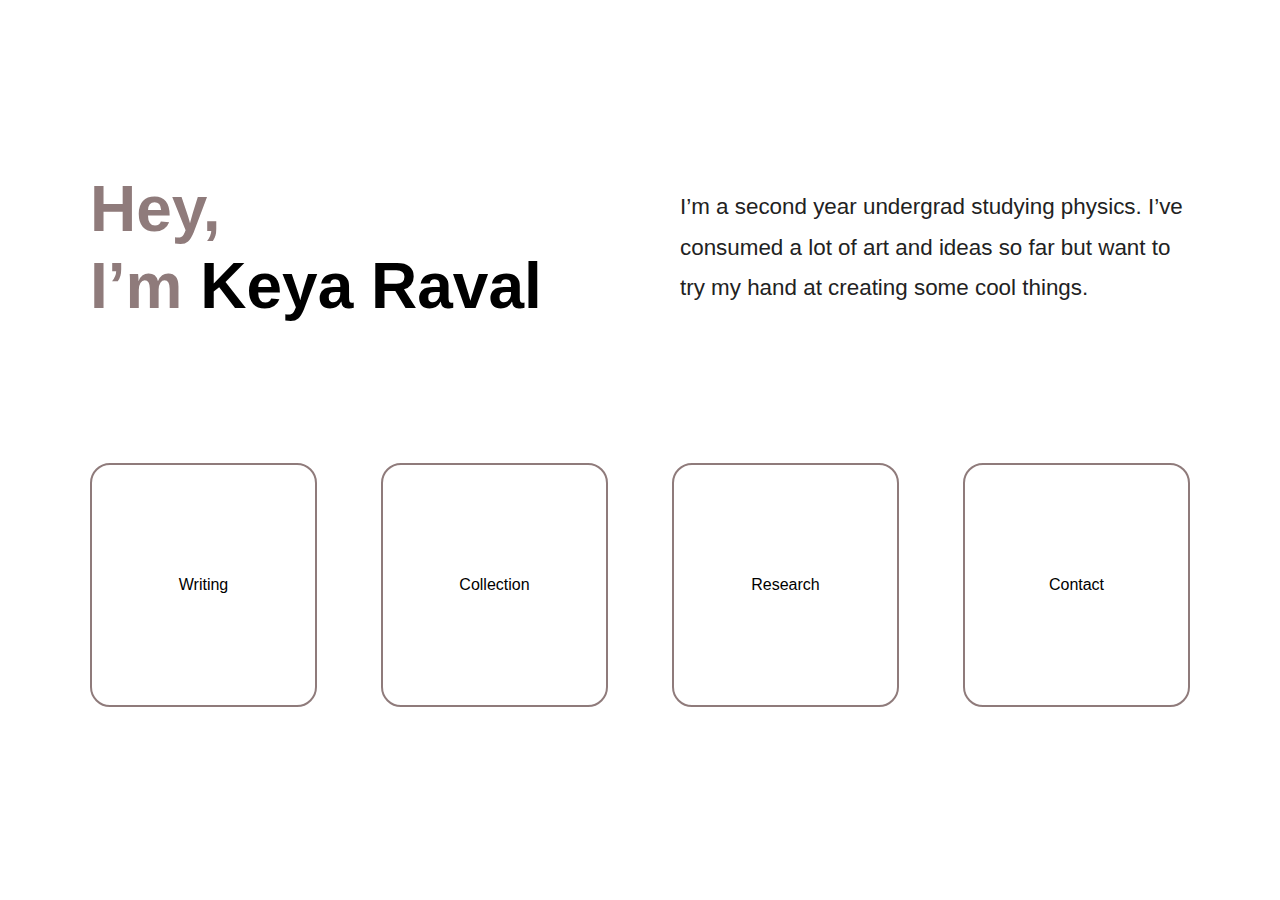
<file: index.html>
<!DOCTYPE html>
<html lang="en">
<head>
    <meta charset="UTF-8">
    <meta name="viewport" content="width=device-width, initial-scale=1.0">
    <link rel="preconnect" href="https://rsms.me/">
    <link rel="stylesheet" href="https://rsms.me/inter/inter.css">
    <link rel="stylesheet" href="style.css">
    <title>Personal Website</title>
</head>
<body>
    <header class="intro">
        <div class="intro-left">
          <h1><span class="fadetext"> Hey,</span><br><span class="fadetext">I’m</span> Keya Raval</h1>
        </div>
        <div class="intro-right">
          <p>I’m a second year undergrad studying physics. 
             I’ve consumed a lot of art and ideas so far but 
             want to try my hand at creating some cool things.</p>
        </div>
      </header>
    
      <main>
        <section class="tiles">
          <a href="writing.html" class="tile">Writing</a>
          <a href="collection.html" class="tile">Collection</a>
          <a href="research.html" class="tile">Research</a>
          <a href="contact.html" class="tile">Contact</a>
        </section>
      </main>
</body>
</html>
</file>
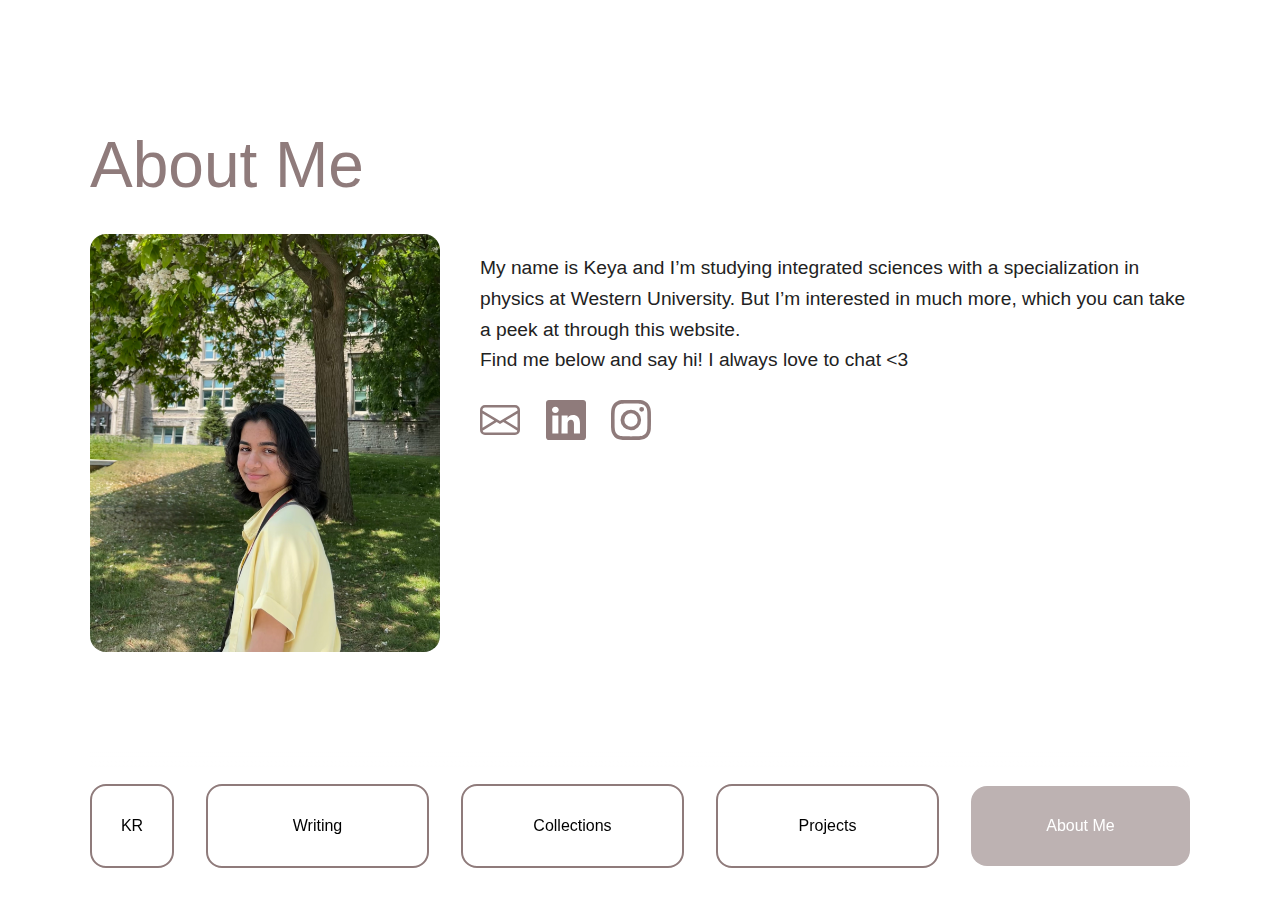
<file: about/about.html>
<!DOCTYPE html>
<html lang="en">
<head>
    <meta charset="UTF-8">
    <meta name="viewport" content="width=device-width, initial-scale=1.0">
    <link rel="preconnect" href="https://rsms.me/">
    <link rel="stylesheet" href="https://rsms.me/inter/inter.css">
    <link rel="stylesheet" href="../style.css">
    <title>About Me | Keya Raval</title>
</head>
<body>
    <section class="subpage">
        <h1 class="subpage-title">About Me</h1>
        <div class="subpage-about">
            <img src="../images/about.jpeg" class="subpage-image">
            
            <div class="subpage-about-text">
              <p class="subpage-right">
                My name is Keya and I’m studying integrated sciences with a specialization in physics at Western University.
                But I’m interested in much more, which you can take a peek at through this website. <br>
                Find me below and say hi! I always love to chat &lt;3
              </p>
          
              <div class="social-links">
                <a href="mailto:kraval24@uwo.ca" target="_blank" aria-label="Email">
                    <svg xmlns="http://www.w3.org/2000/svg" width="40" height="40" fill=#8F7B7B class="bi bi-envelope" viewBox="0 0 16 16">
                        <path d="M0 4a2 2 0 0 1 2-2h12a2 2 0 0 1 2 2v8a2 2 0 0 1-2 2H2a2 2 0 0 1-2-2zm2-1a1 1 0 0 0-1 1v.217l7 4.2 7-4.2V4a1 1 0 0 0-1-1zm13 2.383-4.708 2.825L15 11.105zm-.034 6.876-5.64-3.471L8 9.583l-1.326-.795-5.64 3.47A1 1 0 0 0 2 13h12a1 1 0 0 0 .966-.741M1 11.105l4.708-2.897L1 5.383z"/>
                    </svg>
                </a>
                <a href="https://ca.linkedin.com/in/keya-raval-0bb5ba338" target="_blank" aria-label="LinkedIn">
                    <svg xmlns="http://www.w3.org/2000/svg" width="40" height="40" fill=#8F7B7B class="bi bi-linkedin" viewBox="0 0 16 16">
                        <path d="M0 1.146C0 .513.526 0 1.175 0h13.65C15.474 0 16 .513 16 1.146v13.708c0 .633-.526 1.146-1.175 1.146H1.175C.526 16 0 15.487 0 14.854zm4.943 12.248V6.169H2.542v7.225zm-1.2-8.212c.837 0 1.358-.554 1.358-1.248-.015-.709-.52-1.248-1.342-1.248S2.4 3.226 2.4 3.934c0 .694.521 1.248 1.327 1.248zm4.908 8.212V9.359c0-.216.016-.432.08-.586.173-.431.568-.878 1.232-.878.869 0 1.216.662 1.216 1.634v3.865h2.401V9.25c0-2.22-1.184-3.252-2.764-3.252-1.274 0-1.845.7-2.165 1.193v.025h-.016l.016-.025V6.169h-2.4c.03.678 0 7.225 0 7.225z"/>
                    </svg>
                </a>
                <a href="https://www.instagram.com/keya.r.raval/" target="_blank" aria-label="Instagram">
                    <svg xmlns="http://www.w3.org/2000/svg" width="40" height="40" fill=#8F7B7B class="bi bi-instagram" viewBox="0 0 16 16">
                        <path d="M8 0C5.829 0 5.556.01 4.703.048 3.85.088 3.269.222 2.76.42a3.9 3.9 0 0 0-1.417.923A3.9 3.9 0 0 0 .42 2.76C.222 3.268.087 3.85.048 4.7.01 5.555 0 5.827 0 8.001c0 2.172.01 2.444.048 3.297.04.852.174 1.433.372 1.942.205.526.478.972.923 1.417.444.445.89.719 1.416.923.51.198 1.09.333 1.942.372C5.555 15.99 5.827 16 8 16s2.444-.01 3.298-.048c.851-.04 1.434-.174 1.943-.372a3.9 3.9 0 0 0 1.416-.923c.445-.445.718-.891.923-1.417.197-.509.332-1.09.372-1.942C15.99 10.445 16 10.173 16 8s-.01-2.445-.048-3.299c-.04-.851-.175-1.433-.372-1.941a3.9 3.9 0 0 0-.923-1.417A3.9 3.9 0 0 0 13.24.42c-.51-.198-1.092-.333-1.943-.372C10.443.01 10.172 0 7.998 0zm-.717 1.442h.718c2.136 0 2.389.007 3.232.046.78.035 1.204.166 1.486.275.373.145.64.319.92.599s.453.546.598.92c.11.281.24.705.275 1.485.039.843.047 1.096.047 3.231s-.008 2.389-.047 3.232c-.035.78-.166 1.203-.275 1.485a2.5 2.5 0 0 1-.599.919c-.28.28-.546.453-.92.598-.28.11-.704.24-1.485.276-.843.038-1.096.047-3.232.047s-2.39-.009-3.233-.047c-.78-.036-1.203-.166-1.485-.276a2.5 2.5 0 0 1-.92-.598 2.5 2.5 0 0 1-.6-.92c-.109-.281-.24-.705-.275-1.485-.038-.843-.046-1.096-.046-3.233s.008-2.388.046-3.231c.036-.78.166-1.204.276-1.486.145-.373.319-.64.599-.92s.546-.453.92-.598c.282-.11.705-.24 1.485-.276.738-.034 1.024-.044 2.515-.045zm4.988 1.328a.96.96 0 1 0 0 1.92.96.96 0 0 0 0-1.92m-4.27 1.122a4.109 4.109 0 1 0 0 8.217 4.109 4.109 0 0 0 0-8.217m0 1.441a2.667 2.667 0 1 1 0 5.334 2.667 2.667 0 0 1 0-5.334"/>
                    </svg>
                </a>
              </div>
            </div>
          </div>
    </section>

    <footer class="subpage-footer">
        <a href="../index.html" class="tile footer-tile home-tile">KR</a>
        <a href="../writing/writing.html" class="tile footer-tile">Writing</a>
        <a href="../collections/collections.html" class="tile footer-tile">Collections</a>
        <a href="../projects/projects.html" class="tile footer-tile">Projects</a>
        <a href="../about/about.html" class="tile footer-tile active">About Me</a>
    </footer>
      
</body>
</html>
</file>
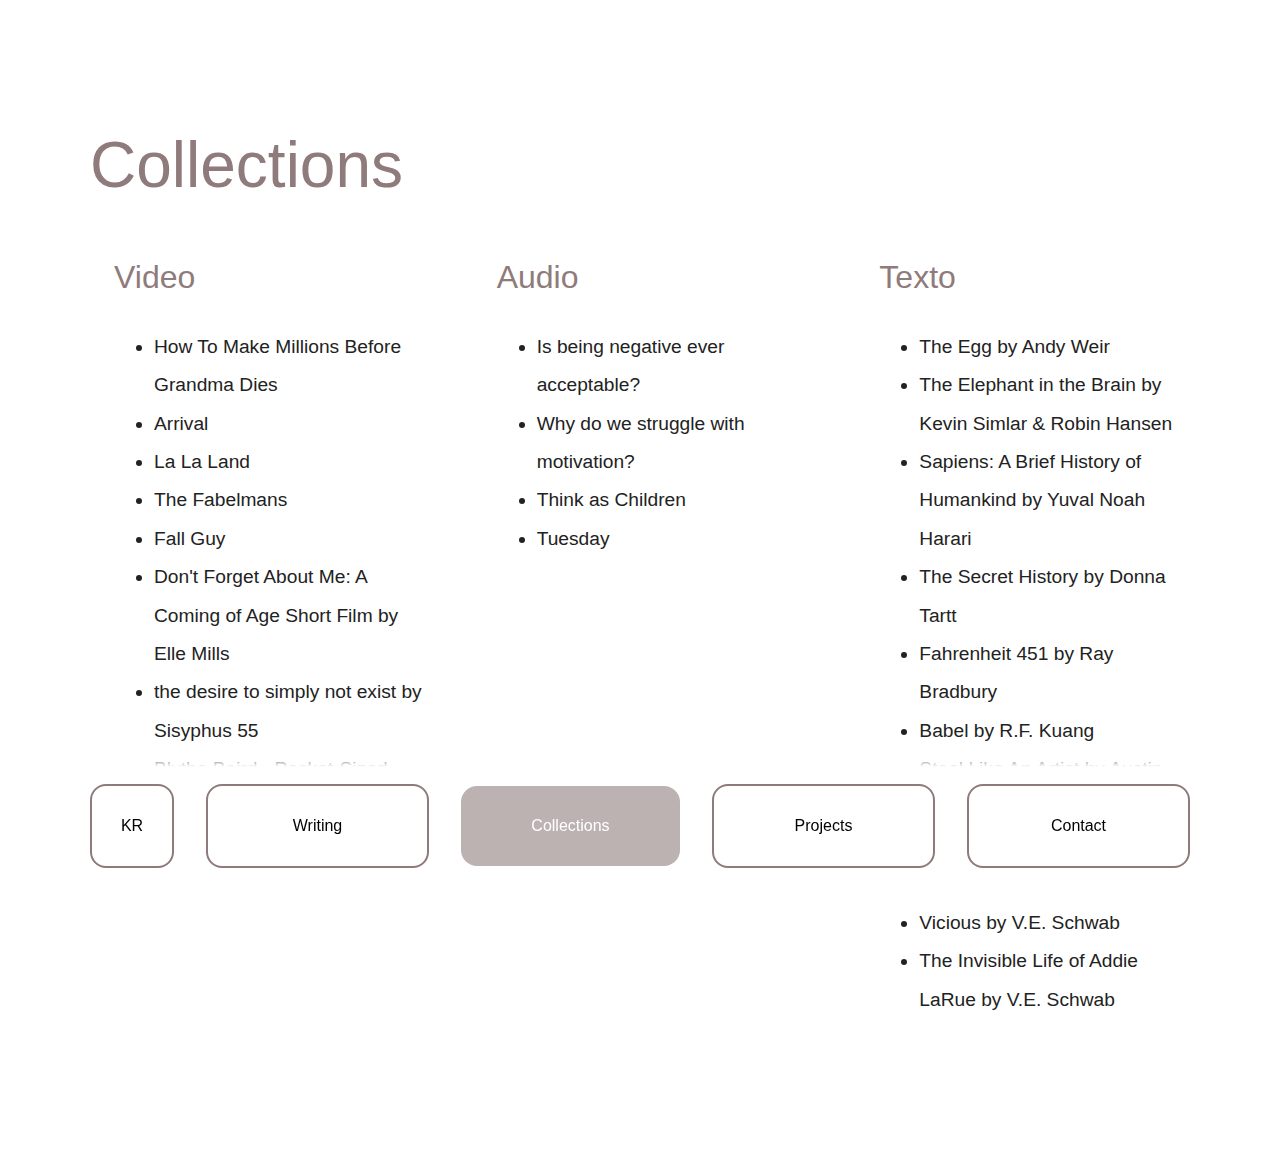
<file: collections/collections.html>
<!DOCTYPE html>
<html lang="en">
<head>
    <meta charset="UTF-8">
    <meta name="viewport" content="width=device-width, initial-scale=1.0">
    <link rel="preconnect" href="https://rsms.me/">
    <link rel="stylesheet" href="https://rsms.me/inter/inter.css">
    <link rel="stylesheet" href="../style.css">
    <title>Collections | Keya Raval</title>
</head>
<body>
    <section class="subpage">
        <h1 class="subpage-title">Collections</h1>
  
    <div class="subpage-columns">
      <div class="subpage-column">
        <h2>Video</h2>
        <ul>
            <li><a href="https://letterboxd.com/film/how-to-make-millions-before-grandma-dies/">How To Make Millions Before Grandma Dies</a></li>
            <li><a href="https://letterboxd.com/film/arrival-2016/">Arrival</a></li>
            <li><a href="https://letterboxd.com/film/la-la-land/">La La Land</a></li>
            <li><a href="https://letterboxd.com/film/the-fabelmans/">The Fabelmans</a></li>
            <li><a href="https://letterboxd.com/film/the-fall-guy-2024/">Fall Guy</a></li>
            <li><a href="https://youtu.be/5zr_9-5Xw9s?si=WE8dMCZCSm5K5UMq">Don't Forget About Me: A Coming of Age Short Film by Elle Mills</a></li>
            <li><a href="https://www.youtube.com/watch?v=3mb3A3uCWjk&list=LL&index=90">the desire to simply not exist by Sisyphus 55</a></li>
            <li><a href="https://youtu.be/vT74LH0W8ig?si=0cB-BvTjwuew59Ju">Blythe Baird - Pocket-Sized Feminism from Button Poetry</a></li>
            <li><a href="https://youtube.com/playlist?list=PLW8XZTagL0oLPu4rowq_WOqg6nJ_oToRN&si=5KvUVokNSiGQo6tT">Last Meals by Josh Scherer</a></li>
        </ul>
      </div>
      
  
      <div class="subpage-column">
        <h2>Audio</h2>
        <ul>
            <li><a href="https://open.spotify.com/episode/6P4FothPdNI0afDsaDa8bf?si=9i5SGyXsSe-TkHXcThGJMg">Is being negative ever acceptable?</a></li>
            <li><a href="https://open.spotify.com/episode/5OZ7jXiPmVKz0D46cQvGRE?si=_li1P2mDTqSCF_mwD5oxoQ">Why do we struggle with motivation?</a></li>
            <li><a href="https://open.spotify.com/episode/7oyZTyjwzTEB5EmDAy9auv?si=bpkD6lkvRBahDPyqd8feEg">Think as Children</a></li>
            <li><a href="https://open.spotify.com/playlist/09ZDgAJg4wynPGuUoQ87zR?si=s4KGDllsQFyRpj1idVhZ5A">Tuesday</a></li>
        </ul>
      </div>
  
      <div class="subpage-column">
        <h2>Texto</h2>
        <ul>
            <li><a href="https://www.galactanet.com/oneoff/theegg_mod.html">The Egg by Andy Weir</a></li>
            <li><a href="https://www.goodreads.com/book/show/28820444-the-elephant-in-the-brain">The Elephant in the Brain by Kevin Simlar & Robin Hansen</a></li>
            <li><a href="https://www.goodreads.com/book/show/23692271-sapiens?ac=1&from_search=true&qid=VQ5jnMwqVp&rank=1">Sapiens: A Brief History of Humankind by Yuval Noah Harari</a></li>
            <li><a href="https://www.goodreads.com/book/show/29044.The_Secret_History">The Secret History by Donna Tartt</a></li>
            <li><a href="https://www.goodreads.com/book/show/13079982-fahrenheit-451">Fahrenheit 451 by Ray Bradbury</a></li>
            <li><a href="https://www.goodreads.com/book/show/57945316-babel">Babel by R.F. Kuang</a></li>
            <li><a href="https://www.goodreads.com/book/show/13099738-steal-like-an-artist">Steal Like An Artist by Austin Kleon</a></li>
            <li><a href="https://www.goodreads.com/book/show/55710822-better-than-the-movies">Better Than The Movies by Lynn Painter</a></li>
            <li><a href="https://www.goodreads.com/book/show/40874032-vicious">Vicious by V.E. Schwab</a></li>
            <li><a href="https://www.goodreads.com/book/show/50623864-the-invisible-life-of-addie-larue">The Invisible Life of Addie LaRue by V.E. Schwab</a></li>


        </ul>
      </div>
    </div>
    </section>

    <footer class="subpage-footer">
        <a href="../index.html" class="tile footer-tile home-tile">KR</a>
        <a href="../writing/writing.html" class="tile footer-tile">Writing</a>
        <a href="../collections/collections.html" class="tile footer-tile active">Collections</a>
        <a href="../projects/projects.html" class="tile footer-tile">Projects</a>
        <a href="../contact/contact.html" class="tile footer-tile">Contact</a>
    </footer>
      
</body>
</html>
</file>
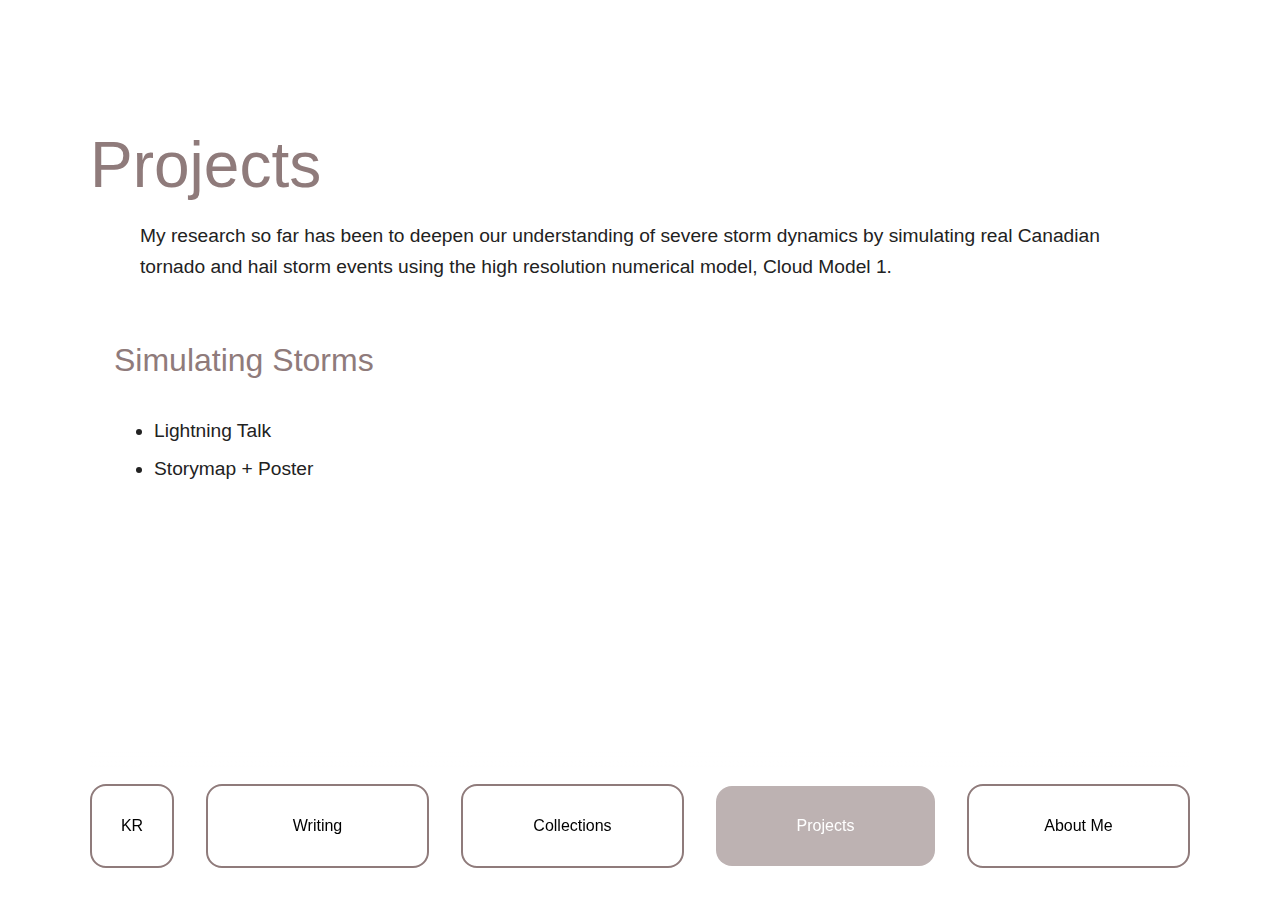
<file: projects/projects.html>
<!DOCTYPE html>
<html lang="en">
<head>
    <meta charset="UTF-8">
    <meta name="viewport" content="width=device-width, initial-scale=1.0">
    <link rel="preconnect" href="https://rsms.me/">
    <link rel="stylesheet" href="https://rsms.me/inter/inter.css">
    <link rel="stylesheet" href="../style.css">
    <title>Projects | Keya Raval</title>
</head>
<body>
    <section class="subpage">
        <h1 class="subpage-title">Projects</h1>
        <p class="subpage-body">My research so far has been to deepen our understanding of severe storm dynamics by simulating real Canadian tornado and hail storm events using the high resolution numerical model, Cloud Model 1.</p>
        <div class="subpage-columns">
            <div class="subpage-column">
                <h2> Simulating Storms</h2>
                <ul>
                    <li><a href="https://youtu.be/PpzH72Ww1Do">Lightning Talk</a></li>
                    <li><a href="https://arcg.is/0rqDfm0">Storymap + Poster</a></li>
                </ul>
            </div>
        </div>
        
    </section>

    <footer class="subpage-footer">
        <a href="../index.html" class="tile footer-tile home-tile">KR</a>
        <a href="../writing/writing.html" class="tile footer-tile">Writing</a>
        <a href="../collections/collections.html" class="tile footer-tile">Collections</a>
        <a href="../projects/projects.html" class="tile footer-tile active">Projects</a>
        <a href="../about/about.html" class="tile footer-tile">About Me</a>
    </footer>
      
</body>
</html>
</file>
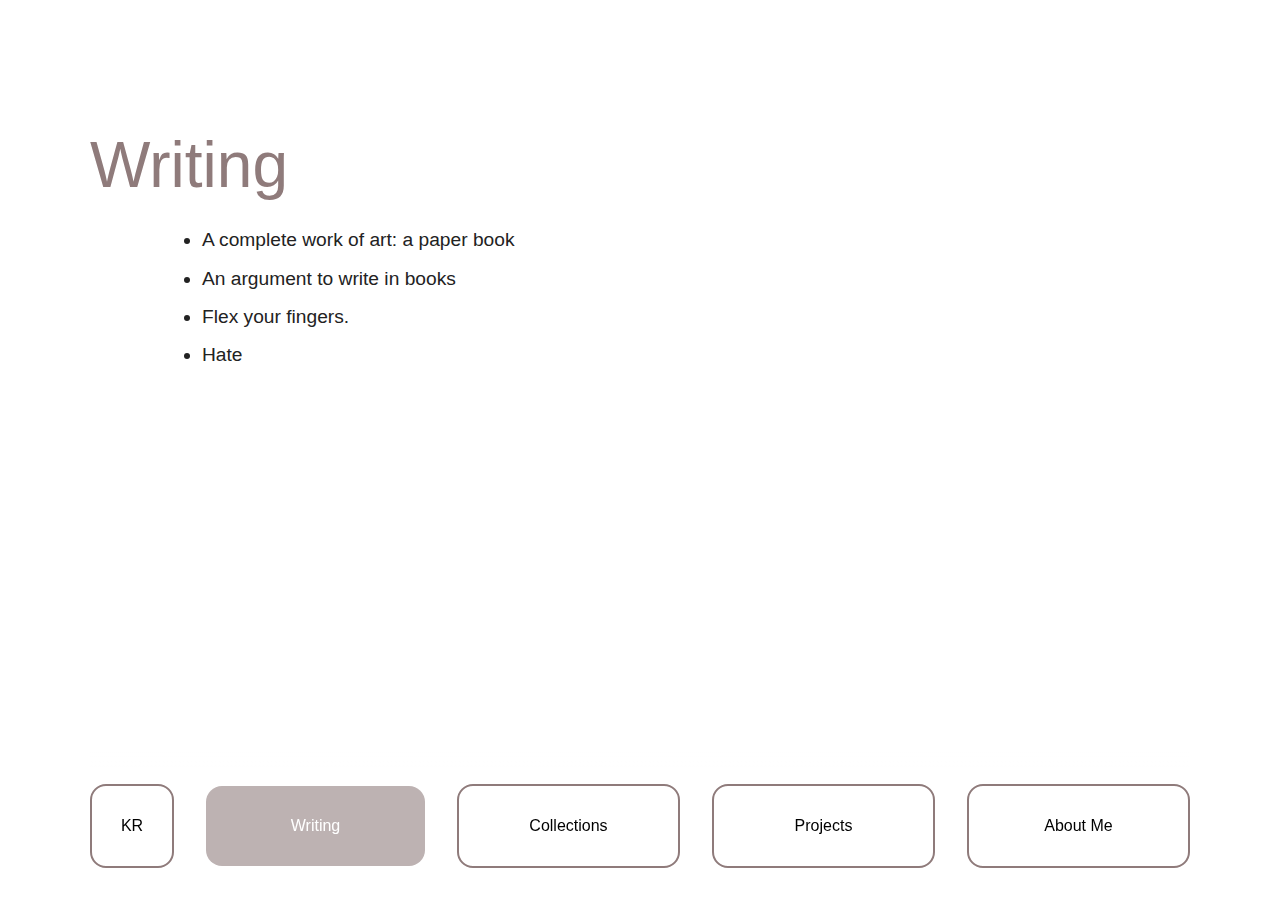
<file: writing/writing.html>
<!DOCTYPE html>
<html lang="en">
<head>
    <meta charset="UTF-8">
    <meta name="viewport" content="width=device-width, initial-scale=1.0">
    <link rel="preconnect" href="https://rsms.me/">
    <link rel="stylesheet" href="https://rsms.me/inter/inter.css">
    <link rel="stylesheet" href="../style.css">
    <title>Writing | Keya Raval</title>
</head>
<body>
    <section class="subpage">
        <h1 class="subpage-title">Writing</h1>
        <ul class="subpage-list">
          <li><a href="https://keyaraval.notion.site/A-complete-work-of-art-a-paper-book-26496482061680e397c1fe7b28009cf0?source=copy_link" target="_blank">A complete work of art: a paper book</a></li>
          <li><a href="https://keyaraval.notion.site/An-Argument-to-Write-in-Books-2a1964820616806cbbc8d5299b2ecbef?source=copy_link" target="_blank">An argument to write in books</a></li>
          <li><a href="https://keyaraval.notion.site/Flex-Your-Fingers-26496482061680689cd0fd14f3df5050?source=copy_link" target="_blank">Flex your fingers.</a></li>
          <li><a href="https://keyaraval.notion.site/Hate-26496482061680088a82f67e85a5e8bf?source=copy_link" target="_blank">Hate</a></li>
        </ul>
    </section>

    <footer class="subpage-footer">
        <a href="../index.html" class="tile footer-tile home-tile">KR</a>
        <a href="../writing/writing.html" class="tile footer-tile active">Writing</a>
        <a href="../collections/collections.html" class="tile footer-tile">Collections</a>
        <a href="../projects/projects.html" class="tile footer-tile">Projects</a>
        <a href="../about/about.html" class="tile footer-tile">About Me</a>
    </footer>
      
</body>
</html>
</file>
<file: style.css>
:root {
  font-family: Inter, sans-serif;
  font-feature-settings: 'liga' 1, 'calt' 1;
}

@supports (font-variation-settings: normal) {
  :root { font-family: InterVariable, sans-serif; }
}

body {
  color: #222;
  background: #fff;
  padding: 2rem;
  max-width: 1100px;
  margin: auto;
}

::selection {
  background: #8F7B7B;
  color: white;
}

/* Intro section */
.intro {
  display: flex;
  flex-wrap: wrap;
  justify-content: space-between;
  align-items: center;
  margin-bottom: 6rem;
  margin-top: 6rem;
}

.intro-left {
  font-size: 2rem;
  font-variation-settings: "wght" 400;
  line-height: 1.2;
  color: black;
}

.fadetext {
  color: #8F7B7B;
}

.intro-right {
  max-width: 510px;
  font-size: 1.4rem;
  line-height: 1.8;
}

/* Tiles */
.tiles {
  display: flex;
  flex-wrap: wrap;
  gap: 4rem;
  justify-content: center;
}

.tile {
  flex: 1;
  min-width: 120px;
  height: 240px;
  border: 2px solid #8F7B7B;
  border-radius: 20px;
  text-decoration: none;
  color: #000;
  display: flex;
  align-items: center;
  justify-content: center;
  font-weight: 500;
  transition: all 0.3s ease;
}

.tile:hover {
  background: #fff;
  transform: translateY(-5px);
}  


/* Subpage styles */
.subpage {
  margin-top: 6rem;
  margin-bottom: 6rem;
  flex: 1;
  flex-wrap: wrap;
}

.subpage-title {
  font-size: 4rem;
  font-weight: 400;
  color: #8F7B7B;
  margin-bottom: 1rem;
}

.subpage-list {
  padding-left: 7rem;
  font-size: 1.2rem;
  line-height: 2;
}

.subpage-list li a {
  text-decoration: none;
  color: #222;
  transition: color 0.2s ease;
}

.subpage-list li a:hover {
  color: #8F7B7B;
}

.subpage-body {
  display: flex;
  flex-wrap: wrap;
  max-width: 1000px;
  text-decoration: none;
  color: #222;
  font-size: 1.2rem;
  line-height: 1.6;
  padding-left: 50px;
  padding-right: 50px;
}

.subpage-columns {
  display: grid;
  grid-template-columns: repeat(3, 1fr);
  gap: 3rem;
  max-width: 1200px;
  margin: auto;
}

.subpage-column h2 {
  font-size: 2rem;
  color: #8F7B7B;
  font-weight: 400;
  margin-bottom: 1rem;
}

.subpage-column {
  list-style-type: disc;
  padding-left: 1.5rem;
  line-height: 2;
  font-size: 1.2rem;
}

.subpage-column li a {
  text-decoration: none;
  color: #222;
  transition: color 0.2s ease;
}

.subpage-column li a:hover {
  color: #8F7B7B;
}

.subpage-about {
  display: flex;
  flex-wrap: wrap;
  align-items: flex-start;
  gap: 2.5rem;
  margin-top: 2rem;
  max-width: 1100px;
}

.subpage-image {
  width: 350px;
  height: auto;
  border-radius: 16px;

}

.subpage-about-text {
  flex: 1;
  flex-wrap: wrap;
}

.subpage-right {
  line-height: 1.6;
  font-size: 1.2rem;
  color: #222;
  margin-bottom: 1.5rem;
}

.social-links {
  display: flex;
  flex-wrap: wrap;
  align-items: center;
  gap: 1.6rem;
  justify-content: left;
}

.social-links a:hover svg {
  transform: scale(1.2);
  transition: transform 0.2s ease
}


/* Footer layout */
.subpage-footer {
  display: flex;
  flex-wrap: wrap;
  gap: 2rem;
  justify-content: center;
  align-items: center;
  margin-top: 6rem;
  position: fixed;
  bottom: 0;
  left: 0;
  right: 0;
  margin: 0 auto;
  width: 95%;
  background: linear-gradient(to top, #fff 90%, rgba(255, 255, 255, 0));
  padding: 2rem 0;
  z-index: 1000;
  max-width: 1100px;
}

.footer-tile {
  border: 2px solid #8F7B7B;
  border-radius: 16px;
  text-decoration: none;
  color: #000;
  display: flex;
  align-items: center;
  justify-content: center;
  font-weight: 400;
  transition: all 0.3s ease;
  background: #fff;
}

.home-tile {
  min-width: 80px;
  max-width: 80px;
  max-height: 80px;
}

.footer-tile:not(.home-tile) {
  min-width: 80px;
  height: 80px;
}

/* Hover effect */
.footer-tile:hover {
  transform: translateY(-4px);
  
}

/* Active/current page tile */
.footer-tile.active {
  background: #BDB2B2;
  border: #BDB2B2;
  color: #fff;
  pointer-events: none;
}
</file>
